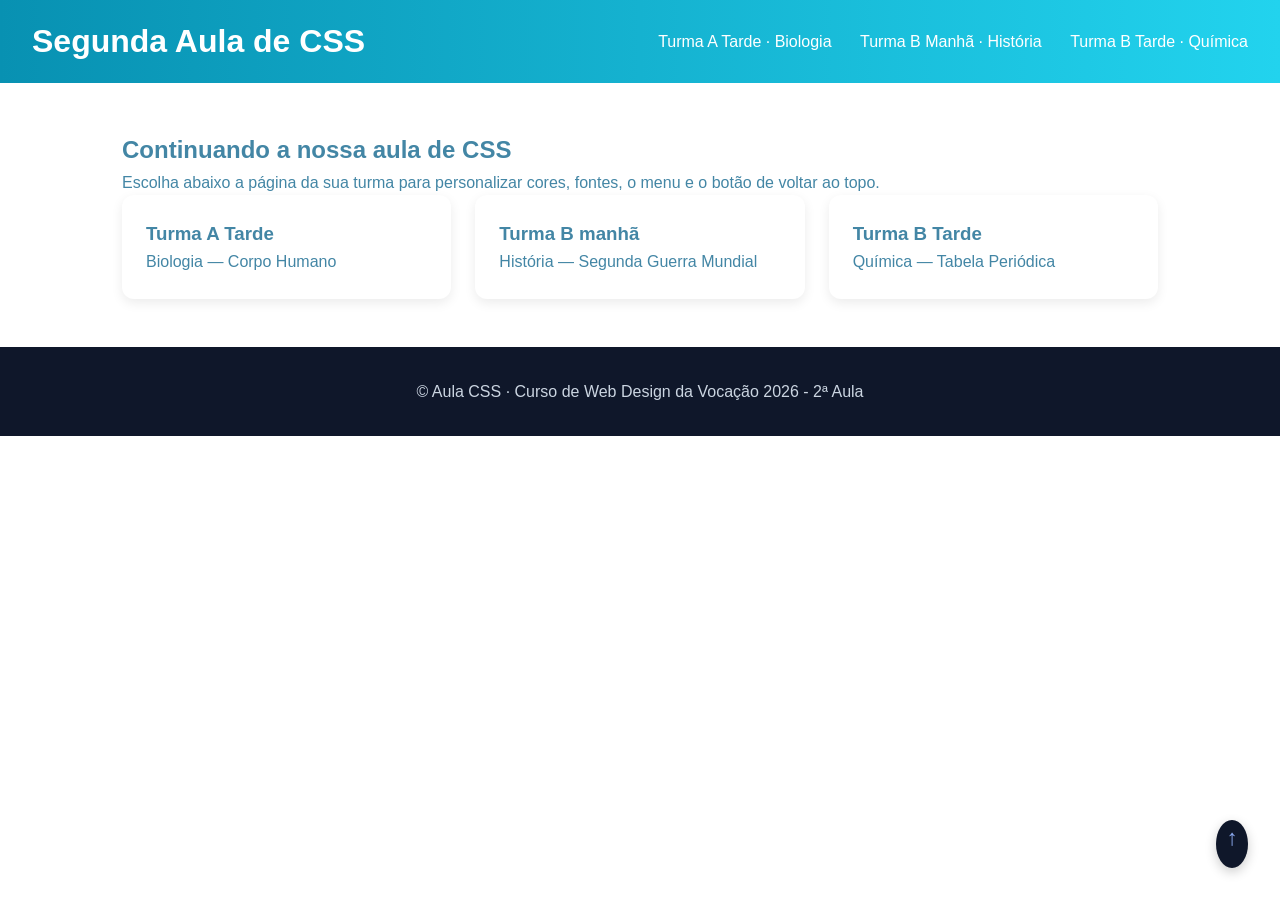
<file: index.html>
<!DOCTYPE html>
<html lang="pt-br">

<head>
  <meta charset="UTF-8">
  <meta name="viewport" content="width=device-width, initial-scale=1.0">
  <title>Segunda Aula de CSS - Instituto Vocação</title>
  <link rel="stylesheet" href="style.css">
  
</head>

<body id="top">
  <header class="topo">
    <h1 class="logo">Segunda Aula de CSS</h1>
    <nav class="menu">
      <a href="biologia.html">Turma A Tarde · Biologia</a>
      <a href="historia.html">Turma B Manhã · História</a>
      <a href="quimica.html">Turma B Tarde · Química</a>
      <!--Adicione mais opções de menu-->
    </nav>
  </header>
  <main>
    <!--Adicione mais sections aqui-->
    <section id="s1">
      <h2>Continuando a nossa aula de CSS</h2>
      <p>Escolha abaixo a página da sua turma para personalizar cores, fontes, o menu e o botão de voltar ao topo.</p>
      <div class="cards">
        <div class="card">
          <h3>Turma A Tarde</h3>
          <p>Biologia — Corpo Humano</p>
        </div>
        <div class="card">
          <h3>Turma B manhã </h3>
          <p>História — Segunda Guerra Mundial</p>
        </div>
        <div class="card">
          <h3>Turma B Tarde</h3>
          <p>Química — Tabela Periódica</p>
        </div>
      </div>
    </section>
  </main>
  <footer class="rodape">© Aula CSS · Curso de Web Design da Vocação 2026 - 2ª Aula
    <!--Insira o nome do autor/grupo aqui-->
  </footer>

  <a href="#top" class="botao-topo" title="Voltar ao topo">↑</a>

</body>

</html>
</file>
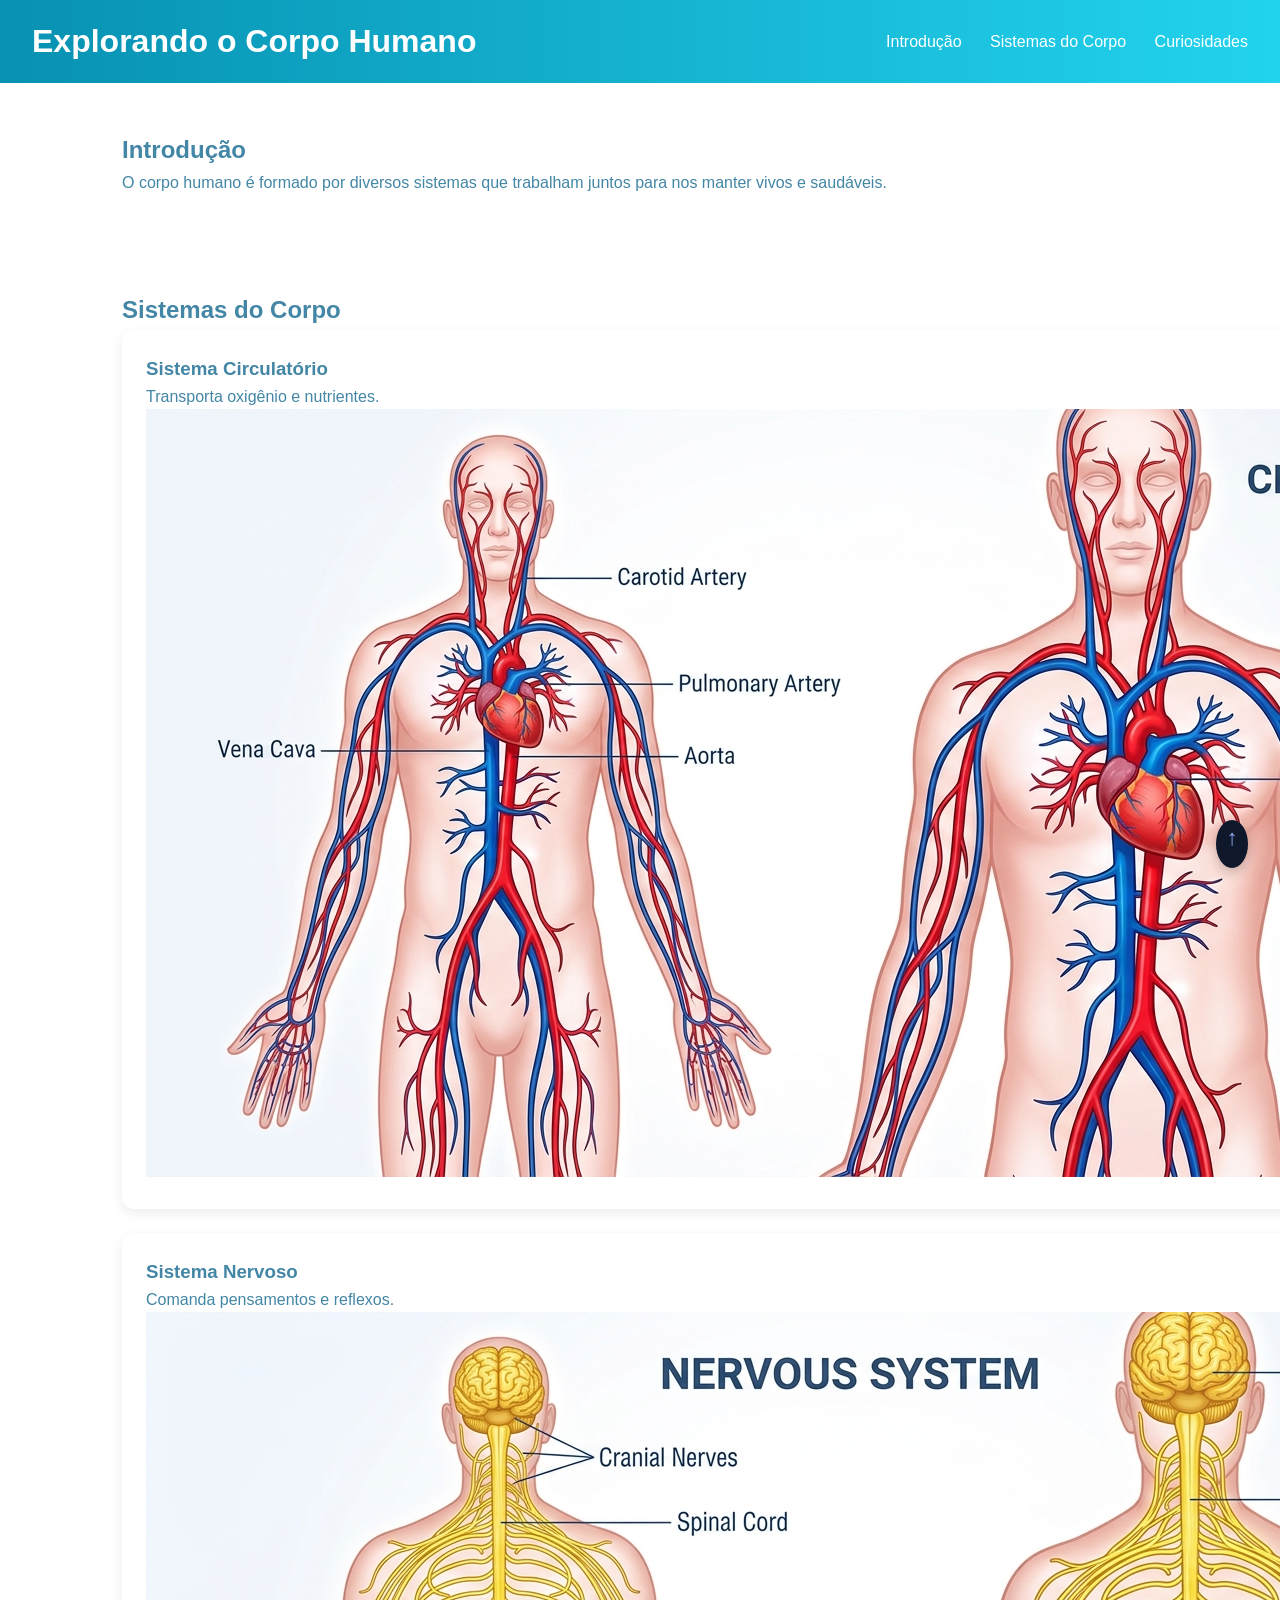
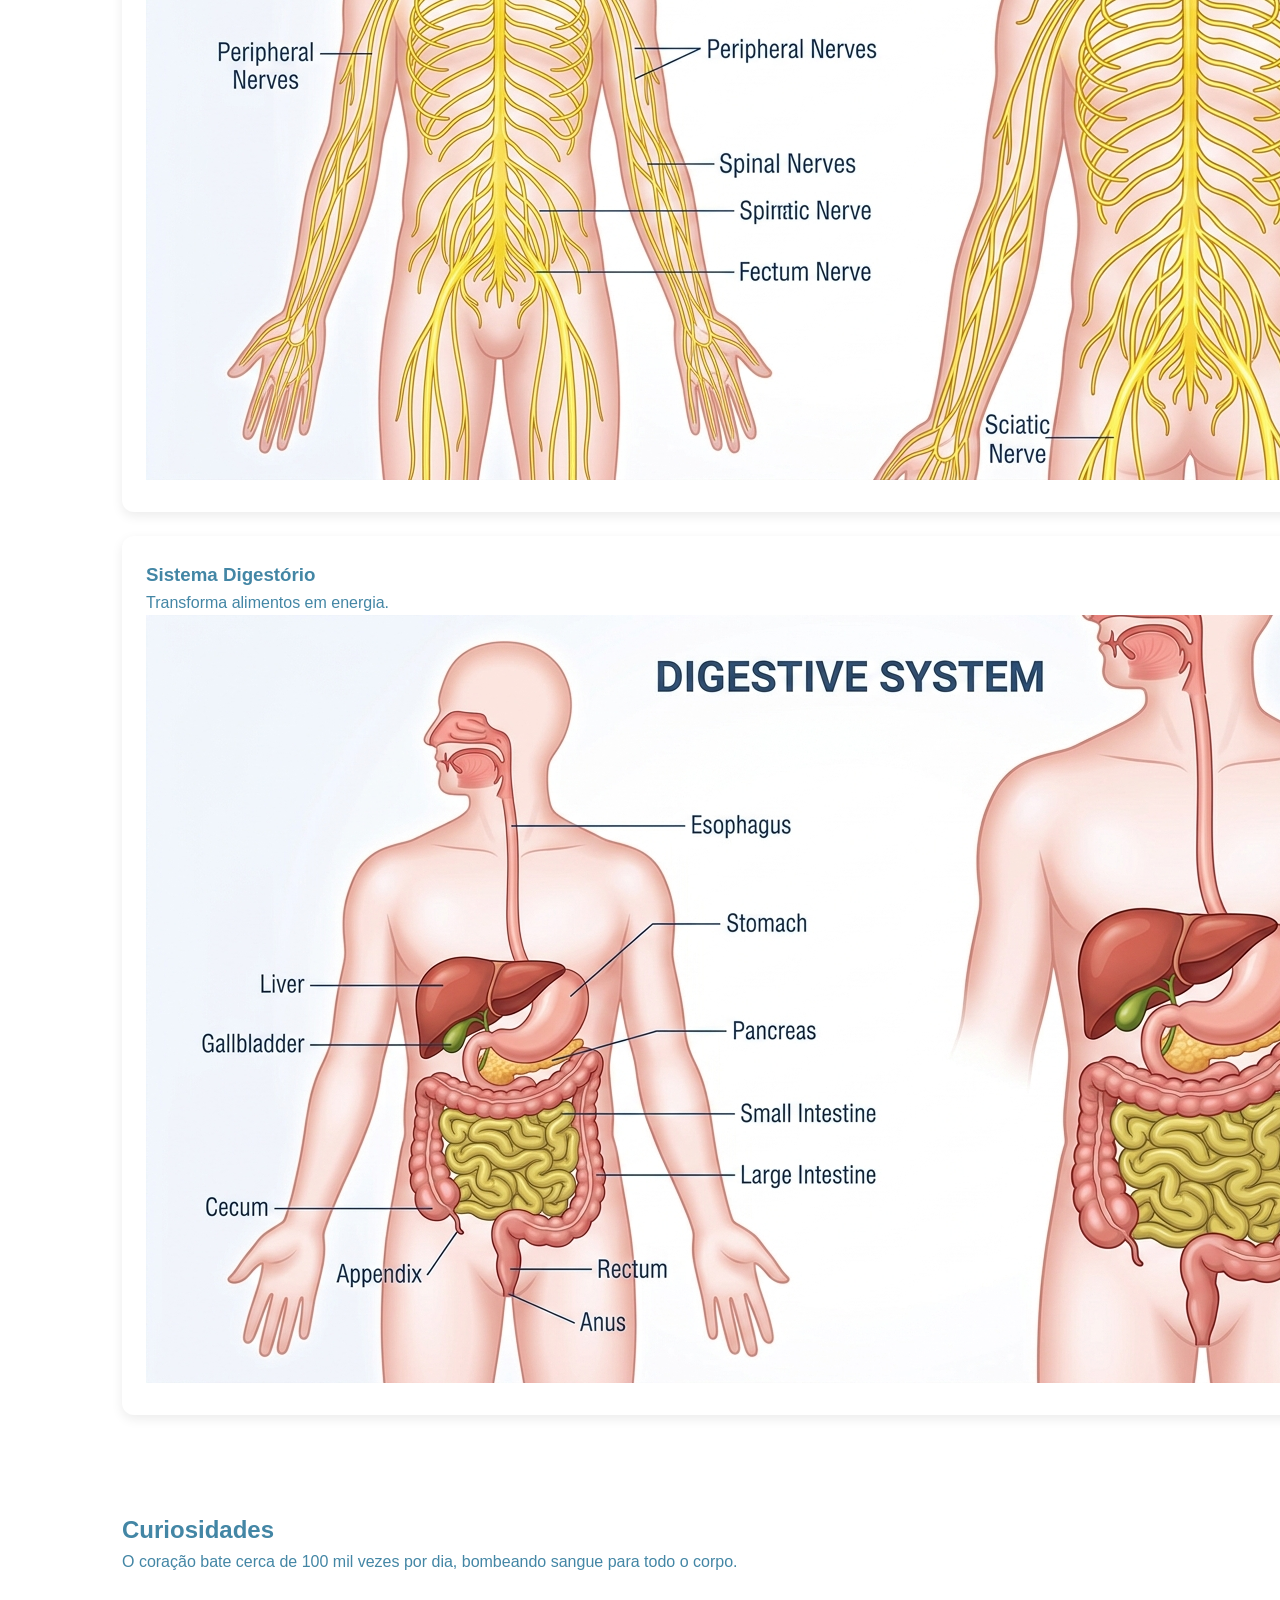
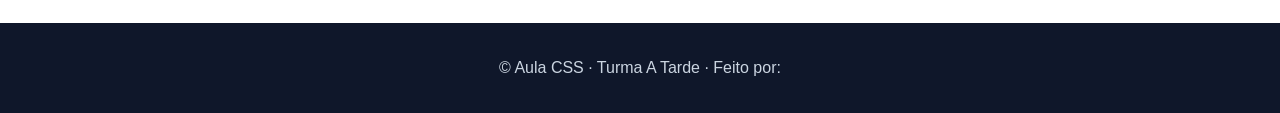
<file: biologia.html>
<!DOCTYPE html>
<html lang="pt-br">

<head>
  <meta charset="UTF-8">
  <meta name="viewport" content="width=device-width, initial-scale=1.0">
  <title>Segunda Aula de CSS - Biologia - Corpo Humano</title>
  <link rel="stylesheet" href="style.css">
 
</head>

<body id="top">
  <header class="topo">
    <h1 class="logo">Explorando o Corpo Humano</h1>
    <nav class="menu">
      <a href="#s1">Introdução</a>
      <a href="#s2">Sistemas do Corpo</a>
      <a href="#s3">Curiosidades</a>
      <!--Adicione mais itens no menu-->
    </nav>
  </header>
  <main>
    <!--Adicione novas seções aqui-->
    <section id="s1">
      <h2>Introdução</h2>
      <p>O corpo humano é formado por diversos sistemas que trabalham juntos para nos manter vivos e saudáveis.</p>
    </section>
    <section id="s2">
      <h2>Sistemas do Corpo</h2>
      <!--Adicione mais cards aqui-->
      <div class="cards">
        <div class="card">
          <h3>Sistema Circulatório</h3>
          <p>Transporta oxigênio e nutrientes.</p>
          <img src="img/sistema-circulatorio.png" alt="Sistema Circulatório">
        </div>
        <div class="card">
          <h3>Sistema Nervoso</h3>
          <p>Comanda pensamentos e reflexos.</p>
          <img src="img/sistema-nervoso.png" alt="Sistema Nervoso">
        </div>
        <div class="card">
          <h3>Sistema Digestório</h3>
          <p>Transforma alimentos em energia.</p>
          <img src="img/sistema-digestivo.png" alt="Sistema Digestório">
        </div>
      </div>
    </section>
    <section id="s3">
      <h2>Curiosidades</h2>
      <p>O coração bate cerca de 100 mil vezes por dia, bombeando sangue para todo o corpo.</p>
    </section>
  </main>
  <footer class="rodape">© Aula CSS · Turma A Tarde · Feito por: <!--Insira o nome do autor/grupo aqui--></footer>

  <a href="#top" class="botao-topo" title="Voltar ao topo">↑</a>

</body>

</html>
</file>
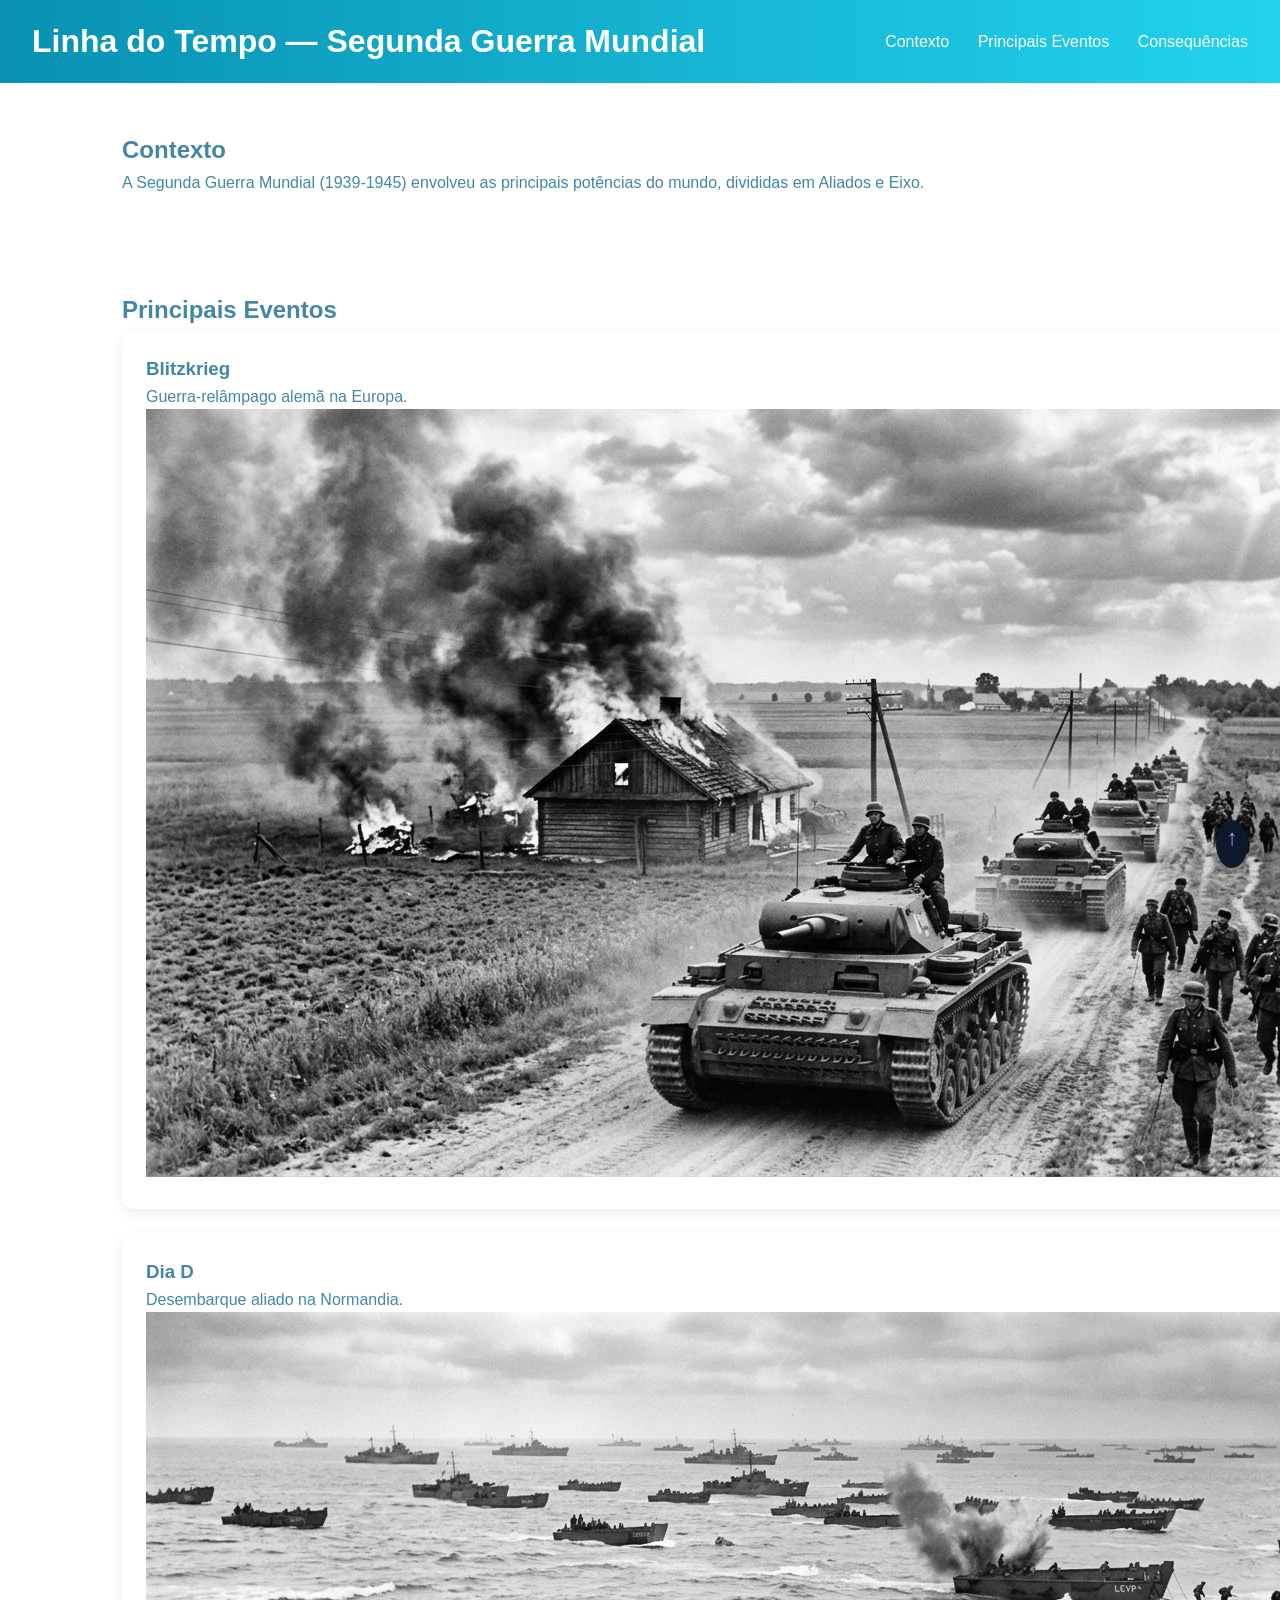
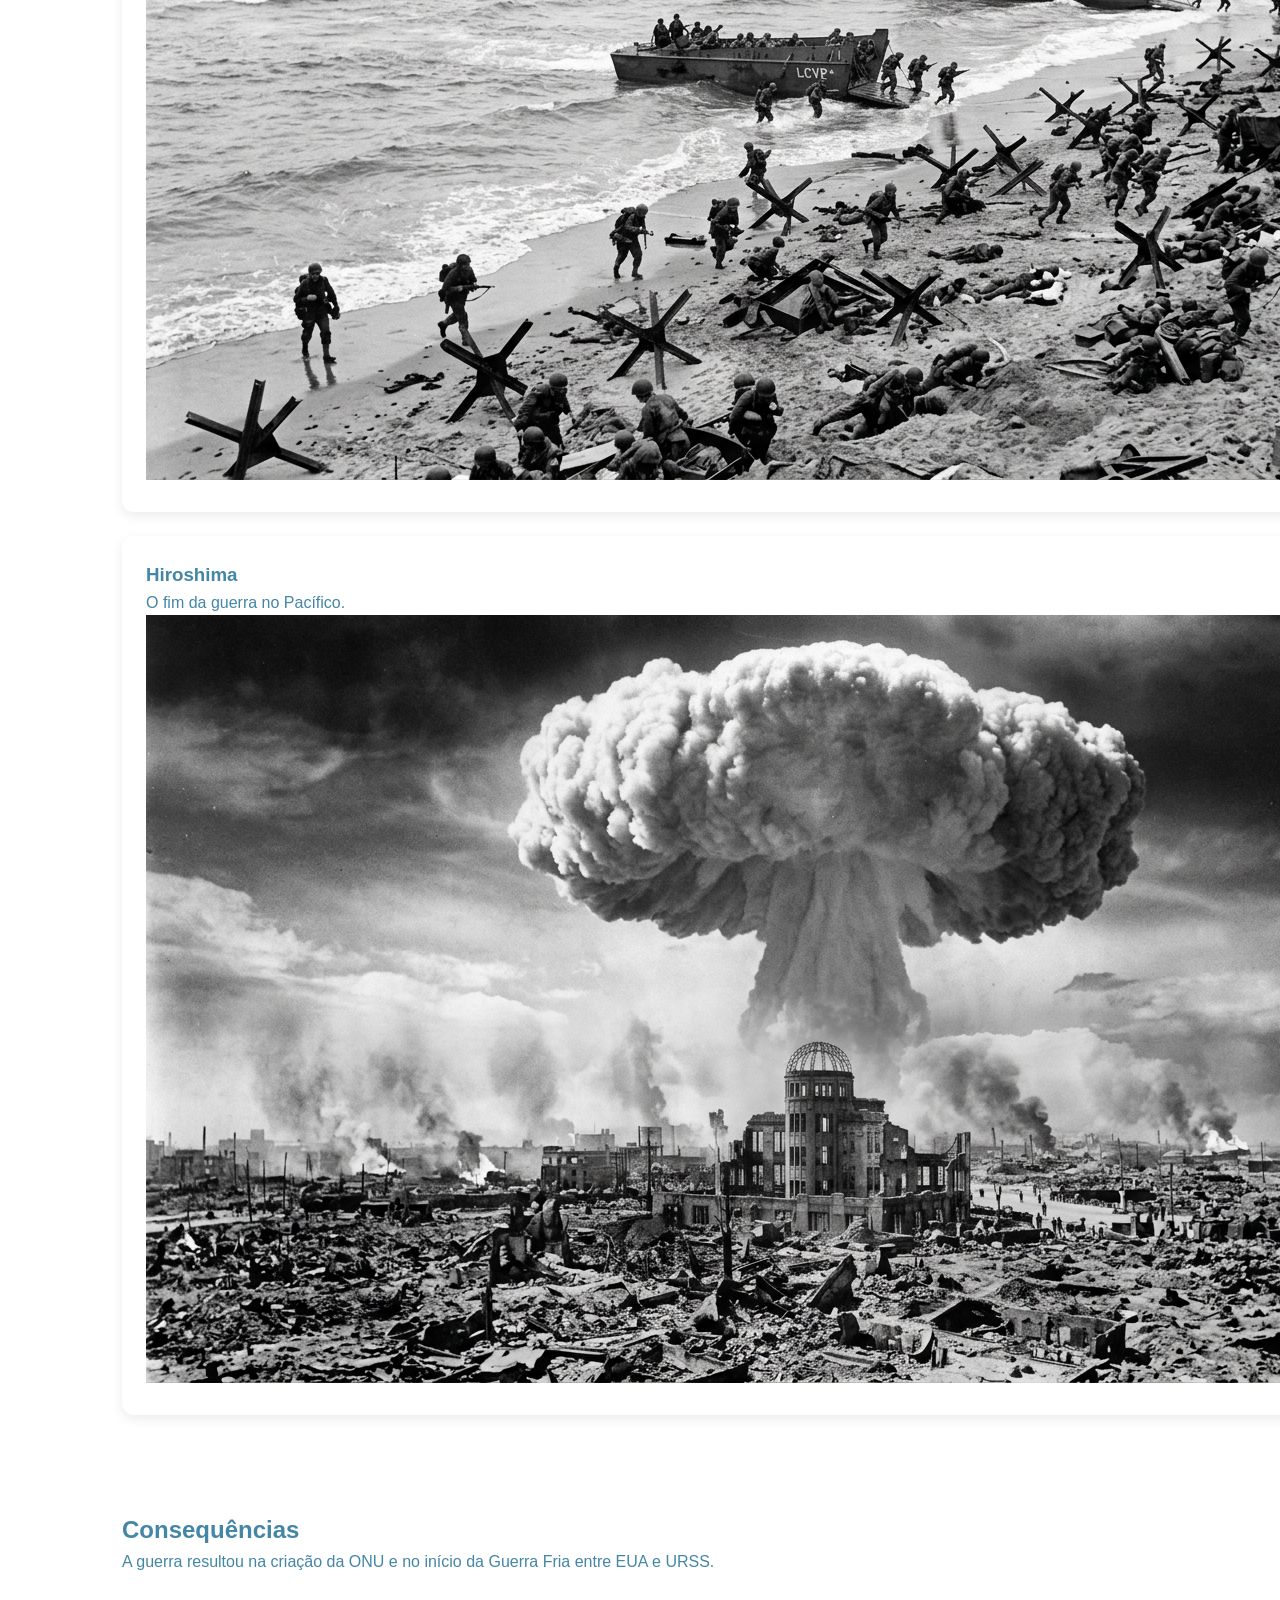
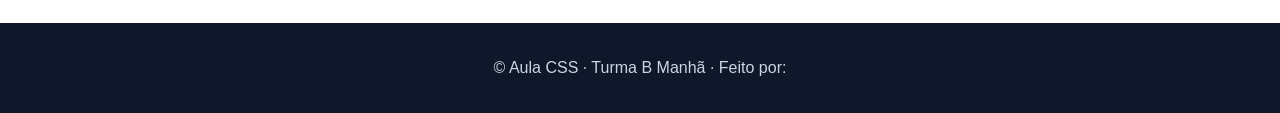
<file: historia.html>
<!DOCTYPE html>
<html lang="pt-br">

<head>
  <meta charset="UTF-8">
  <meta name="viewport" content="width=device-width, initial-scale=1.0">
  <title>Segunda Aula de CSS - História - Segunda Guerra Mundial</title>
  <link rel="stylesheet" href="style.css">

</head>

<body id="top">
  <header class="topo">
    <h1 class="logo">Linha do Tempo — Segunda Guerra Mundial</h1>
    <nav class="menu">
      <a href="#s1">Contexto</a>
      <a href="#s2">Principais Eventos</a>
      <a href="#s3">Consequências</a>
      <!--Adicione mais itens no menu-->
    </nav>
  </header>
  <main>
    <!--Adicione novas seções aqui-->
    <section id="s1">
      <h2>Contexto</h2>
      <p>A Segunda Guerra Mundial (1939-1945) envolveu as principais potências do mundo, divididas em Aliados e Eixo.
      </p>
    </section>
    <!--Adicione mais cards aqui-->
    <section id="s2">
      <h2>Principais Eventos</h2>
      <div class="cards">
        <div class="card">
          <h3>Blitzkrieg</h3>
          <p>Guerra-relâmpago alemã na Europa.</p>
          <img src="img/blitzkrieg.png" alt="Blitzkrieg">
        </div>
        <div class="card">
          <h3>Dia D</h3>
          <p>Desembarque aliado na Normandia.</p>
          <img src="img/dia-d.png" alt="Dia D">
        </div>
        <div class="card">
          <h3>Hiroshima</h3>
          <p>O fim da guerra no Pacífico.</p>
          <img src="img/hiroshima.png" alt="Hiroshima">
        </div>
      </div>
    </section>
    <section id="s3">
      <!--Adicione mais curiosidades aqui-->
      <h2>Consequências</h2>
      <p>A guerra resultou na criação da ONU e no início da Guerra Fria entre EUA e URSS.</p>
    </section>
  </main>
  <footer class="rodape">© Aula CSS · Turma B Manhã · Feito por: <!--Insira o nome do autor/grupo aqui--></footer>

  <a href="#top" class="botao-topo" title="Voltar ao topo">↑</a>

</body>

</html>
</file>
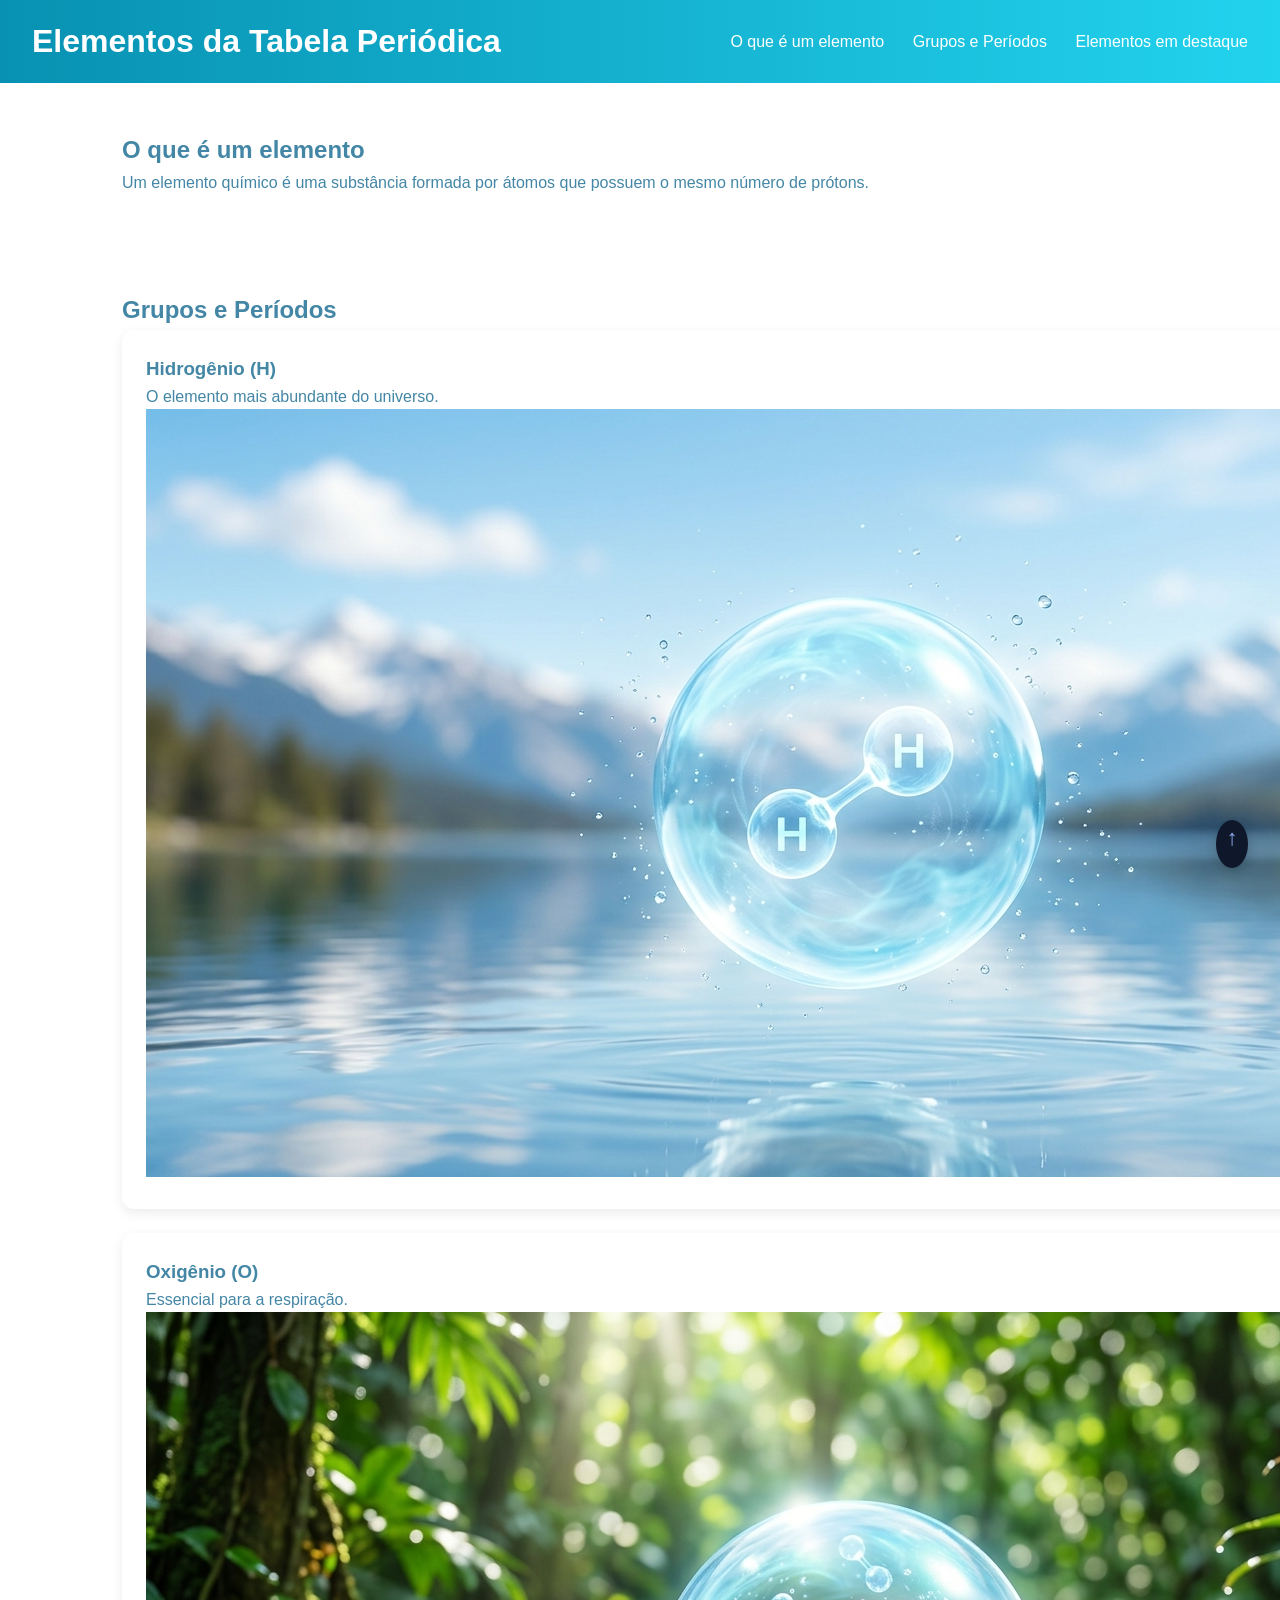
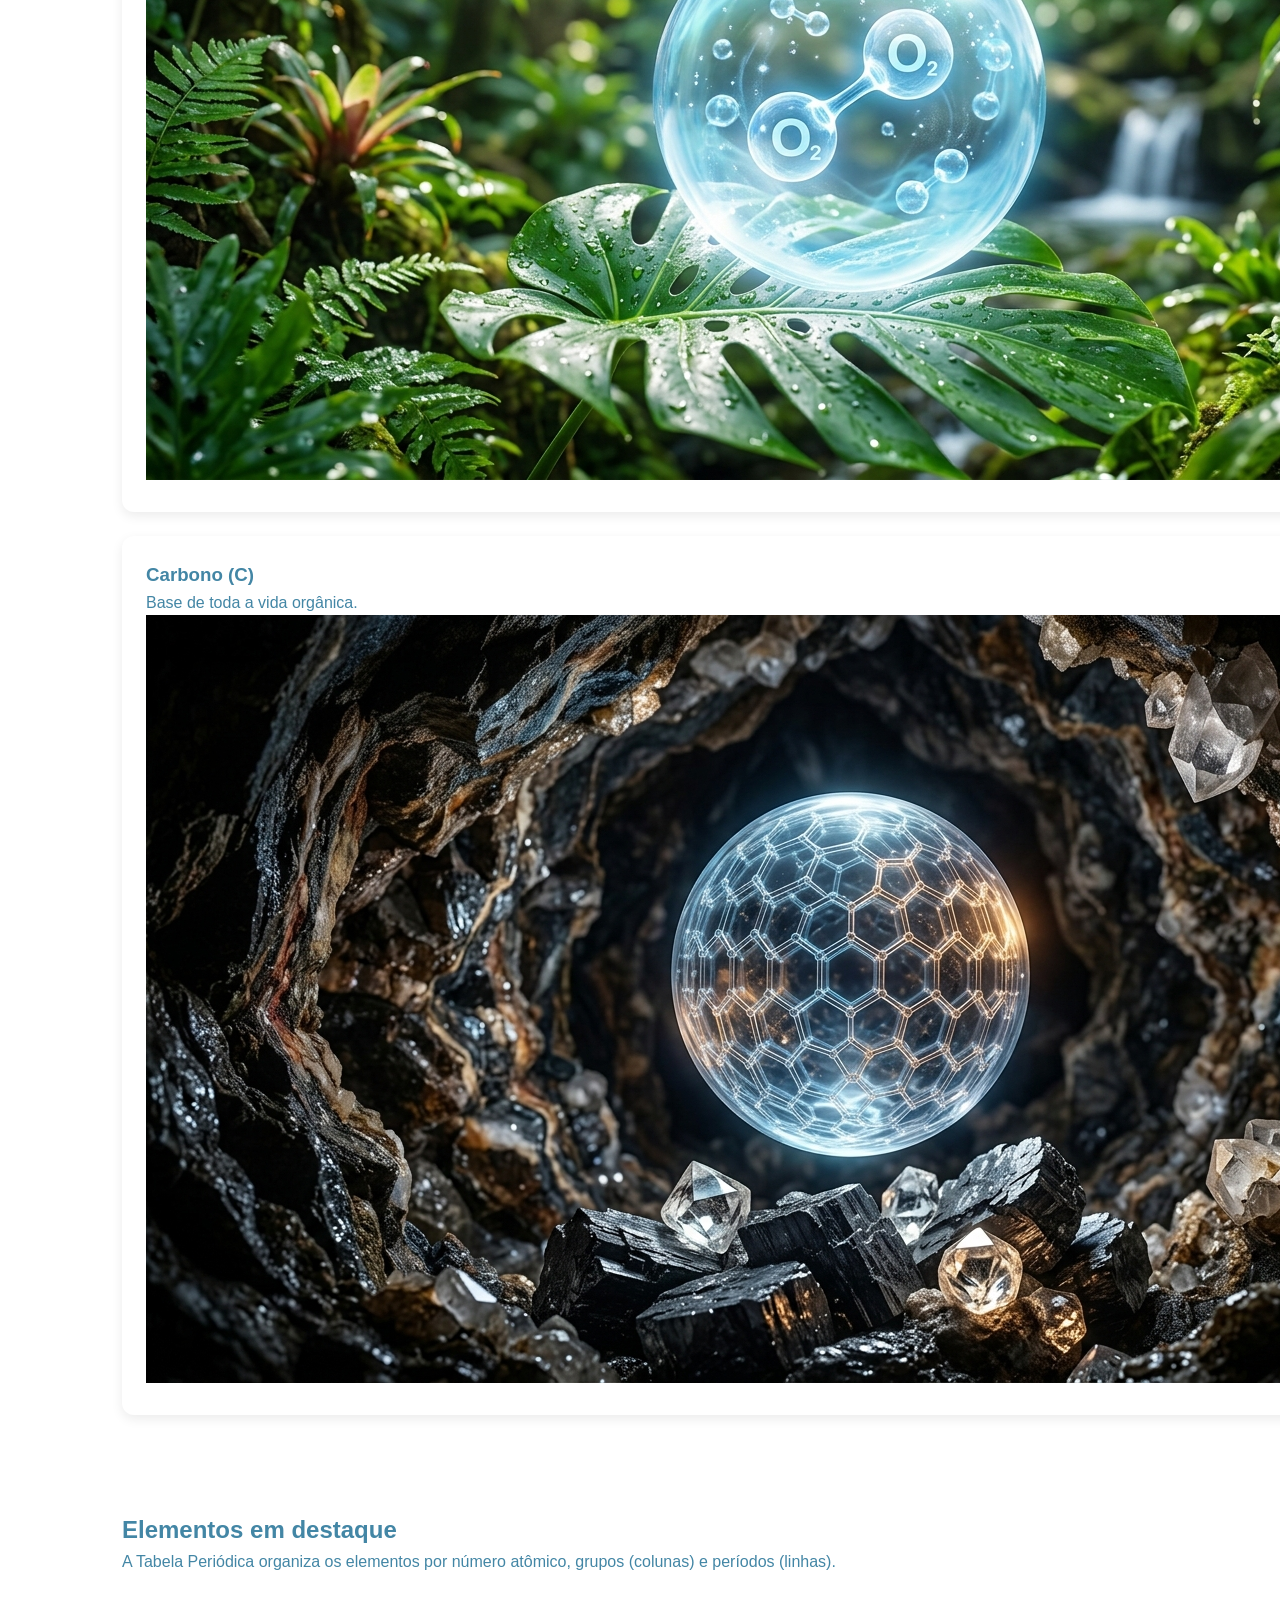
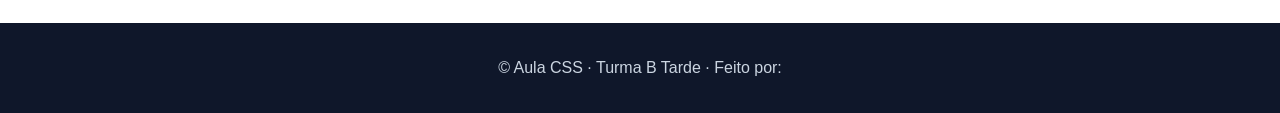
<file: quimica.html>
<!DOCTYPE html>
<html lang="pt-br">

<head>
  <meta charset="UTF-8">
  <meta name="viewport" content="width=device-width, initial-scale=1.0">
  <title>Segunda Aula de CSS - Química - Elementos da Tabela Periódica</title>
  <link rel="stylesheet" href="style.css">

</head>

<body id="top">
  <header class="topo">
    <h1 class="logo">Elementos da Tabela Periódica</h1>
    <nav class="menu">
      <a href="#s1">O que é um elemento</a>
      <a href="#s2">Grupos e Períodos</a>
      <a href="#s3">Elementos em destaque</a>
      <!--Adicione mais itens no menu-->
    </nav>
  </header>
  <main>
    <!--Adicione novas seções aqui-->
    <section id="s1">
      <h2>O que é um elemento</h2>
      <p>Um elemento químico é uma substância formada por átomos que possuem o mesmo número de prótons.</p>
    </section>
    <!--Adicione mais cards aqui-->
    <section id="s2">
      <h2>Grupos e Períodos</h2>
      <div class="cards">
        <div class="card">
          <h3>Hidrogênio (H)</h3>
          <p>O elemento mais abundante do universo.</p>
          <img src="img/hidrogenio.png" alt="Hidrogênio">
        </div>
        <div class="card">
          <h3>Oxigênio (O)</h3>
          <p>Essencial para a respiração.</p>
          <img src="img/oxigenio.png" alt="Oxigênio">
        </div>
        <div class="card">
          <h3>Carbono (C)</h3>
          <p>Base de toda a vida orgânica.</p>
          <img src="img/carbono.png" alt="Carbono">
        </div>
      </div>
    </section>
    <section id="s3">
      <h2>Elementos em destaque</h2>
      <p>A Tabela Periódica organiza os elementos por número atômico, grupos (colunas) e períodos (linhas).</p>
    </section>
  </main>
  <footer class="rodape">© Aula CSS · Turma B Tarde · Feito por: <!--Insira o nome do autor/grupo aqui--></footer>

  <a href="#top" class="botao-topo" title="Voltar ao topo">↑</a>

</body>

</html>
</file>
<file: style.css>
/* ==========================================================================
   AULA 2 DE CSS —Vocação  (Aula 8: Transições e Animações)
   Este arquivo veio da Aula 1. Hoje você vai:
   1) Personalizar cores, tamanhos e fontes aqui embaixo (sozinho);
   2) Ajustar o .menu (transição) e criar o botão "Voltar ao topo" com o professor;
   3) Ver uma animação com @keyframes no título do topo (feito com o professor).
   ========================================================================== */

/* Reset básico */
* {
  
  box-sizing: border-box;
 
  margin: 0;
 
  padding: 0;

}



/* 🎨 PERSONALIZE AQUI: troque a fonte e a cor do texto do site inteiro */
body {
  font-family: 'Inter', Arial, sans-serif;
  color: #4386a5;
  line-height: 1.6;
}

/* 🎨 PERSONALIZE AQUI: troque as cores do degradê do cabeçalho */
.topo {
  background: linear-gradient(90deg, #0891b2, #22d3ee);
  color: #fff;
  padding: 1rem 2rem;
  display: flex;
  justify-content: space-between;
  align-items: center;
  position: sticky;
  top: 0;
}

/* 🎬 Faça junto com o Professor: ANIMAÇÃO com @keyframes — o logo entra deslizando de cima quando a página abre */
.logo{
  animation: entrarDoTopo 0.8s ease-out both
}
@keyframes entrardotopo{
  from{
    opacity: 0;
    transform: translate(-20px);
  }
  to{

  }
}
.menu a {
  color: #fff;
  margin-left: 1.5rem;
  text-decoration: none;
  position: relative;
  padding-bottom: 4px;
}

/* 🎓 Faça junto com o professor o ajuste do menu (sublinhado animado com TRANSITION)
   Passo a passo para fazer com a turma:
   1) Criar o "traço" com ::after (ele começa com largura 0, ou seja, invisível)
   2) Avisar ao navegador que a largura (width) deve ANIMAR com transition
   3) No :hover, mudar a largura para 100% — a transition faz o resto sozinha */
.menu a::after{
  content: '';
  position: absolute;
  left:0;
  bottom: 0;
  width: 0%;
  height: 2px;
background-color: aquamarine;
transition: width .3s ease;
}
.menu a hover::after{
  width: 100%;
}
section {
  padding: 3rem 2rem;
  max-width: 1100px;
  margin: 0 auto;
}

/* 🎨 Layout de cards em grade — permite que os alunos adicionem mais <div class="card"> */
.cards {
  display: flex;
  flex-wrap: wrap;
  gap: 1.5rem;
}

.cards .card {
  flex: 1 1 260px;
}

/* 🎨 PERSONALIZE AQUI: troque o tamanho da borda arredondada e a sombra do card */
.card {
  background: #fff;
  border-radius: 12px;
  padding: 1.5rem;
  box-shadow: 0 4px 12px rgba(0, 0, 0, .08);
  transition: transform .25s ease, box-shadow .25s ease;
}

/* aprendendo transição: card levanta ao passar o mouse Faça junto com o professor*/
.card:hover{
transform: translate(-4px);
box-shadow: 0 8px 20px rgba{0,0,.12};
}
.card ing{
  max-width: 100%;
  height: auto;
  border-radius: 12px;
  padding: 1.5rem;
  box-shadow: 0 4px 12px ;
}
.rodape {
  background: #0f172a;
  color: #cbd5e1;
  text-align: center;
  padding: 2rem;
}

/* 🎓 Faça junto com o Professor — Botão "Voltar ao topo"
   Esse botão é um <a href="#top" class="botao-topo"> que já foi adicionado
   no final do <body> de cada página (antes de </body>).
   Passo a passo para fazer com a turma:
   1) position: fixed -> o botão fica "grudado" na tela, mesmo rolando a página
   2) TRANSFORM é usado no :hover para levantar e crescer o botão
   3) TRANSITION avisa o navegador para animar esse movimento suavemente */
.botao-topo{
  position: fixed;
  right: 2rem;
  bottom: 2rem;
  width: 2rem;
  height: 48px;
  border-radius: 50%;
  background-color: #0f172a;
  color: #8aa8ee;
  display: flex;
  justify-content: center;
  font-size: 1.4rem;
  text-decoration: none;
  box-shadow: 0 4px 12px rgba(0,0,0,.2);
  transition: tansform .25s ease;
  backgroud-color: .25s ease;
}
  botao-topo:haver{

  }
@media (max-width: 600px) {
  .cards {
    flex-direction: column;
  }

  .menu {
    flex-direction: column;
    align-items: flex-start;
  }

  .menu a {
    margin-left: 0;
    margin-top: .5rem;
  }

  h1 {
    font-size: 2rem;
  }
}
</file>
